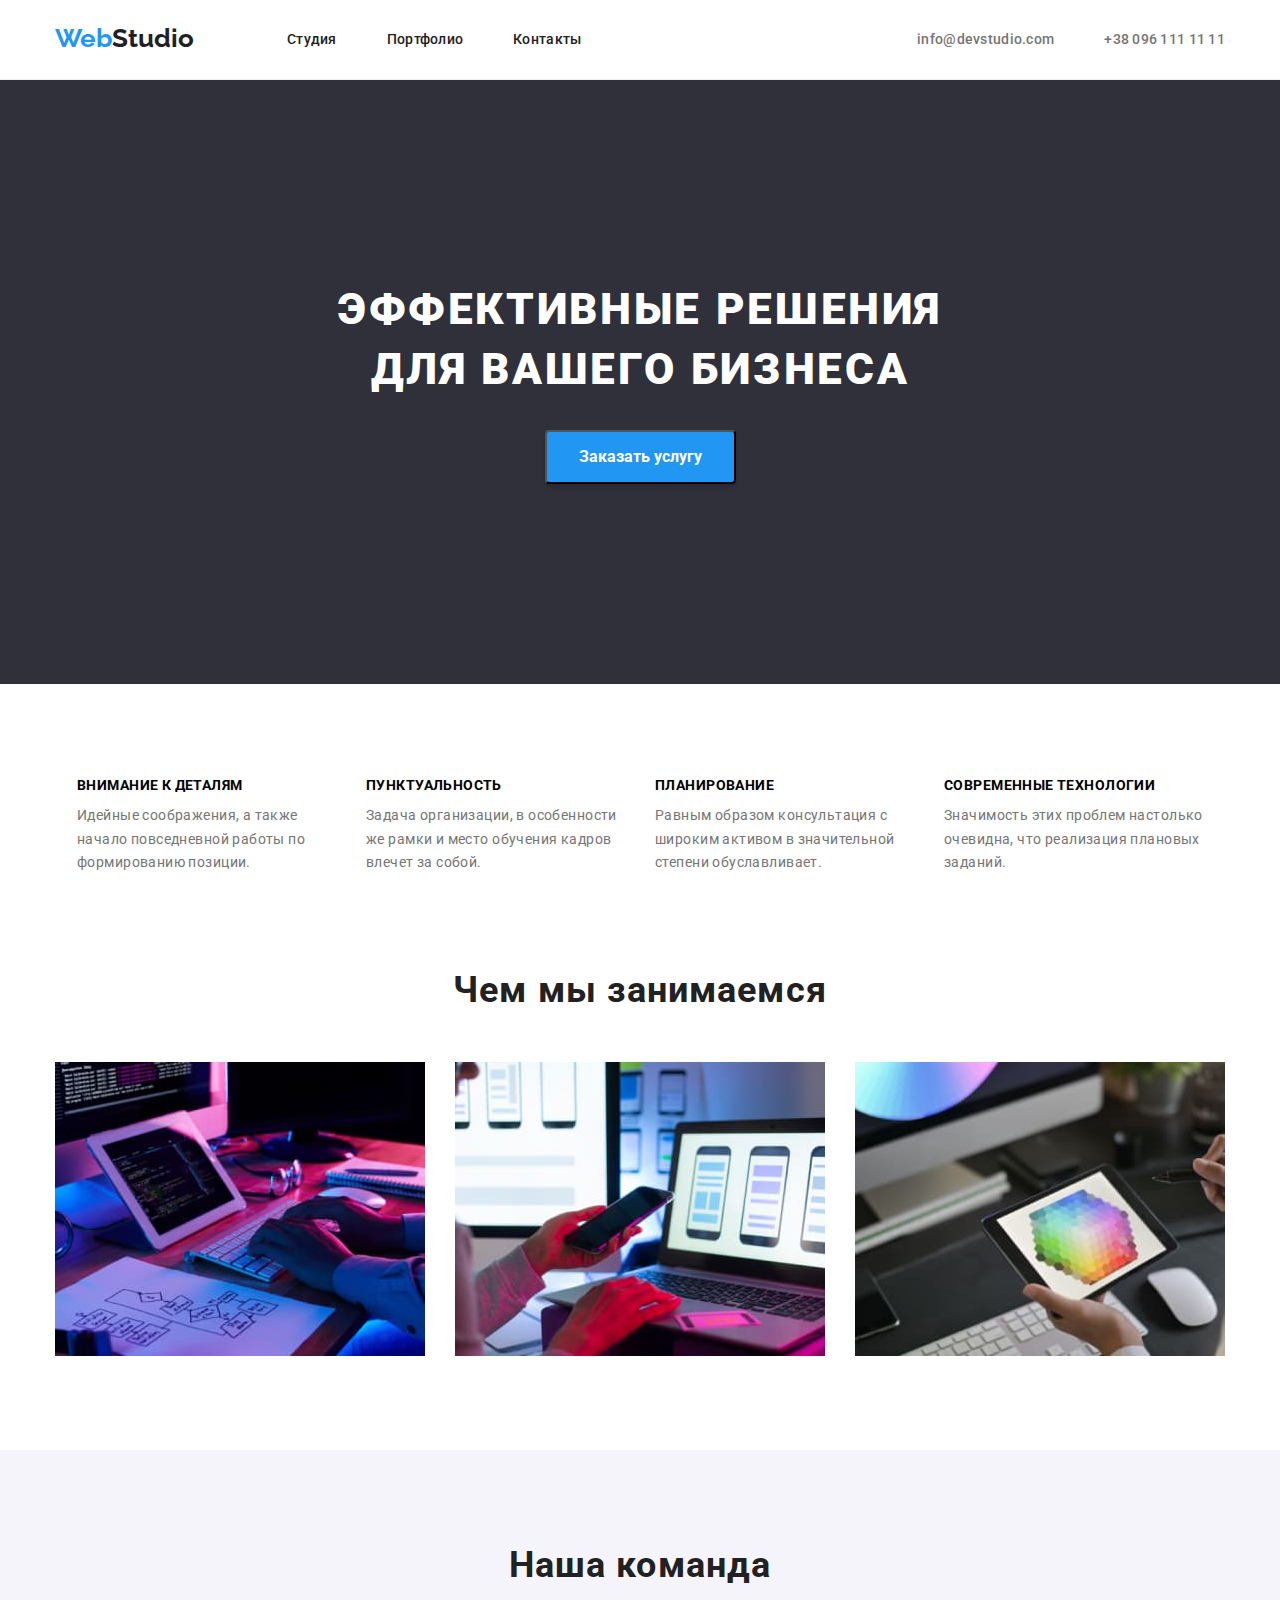
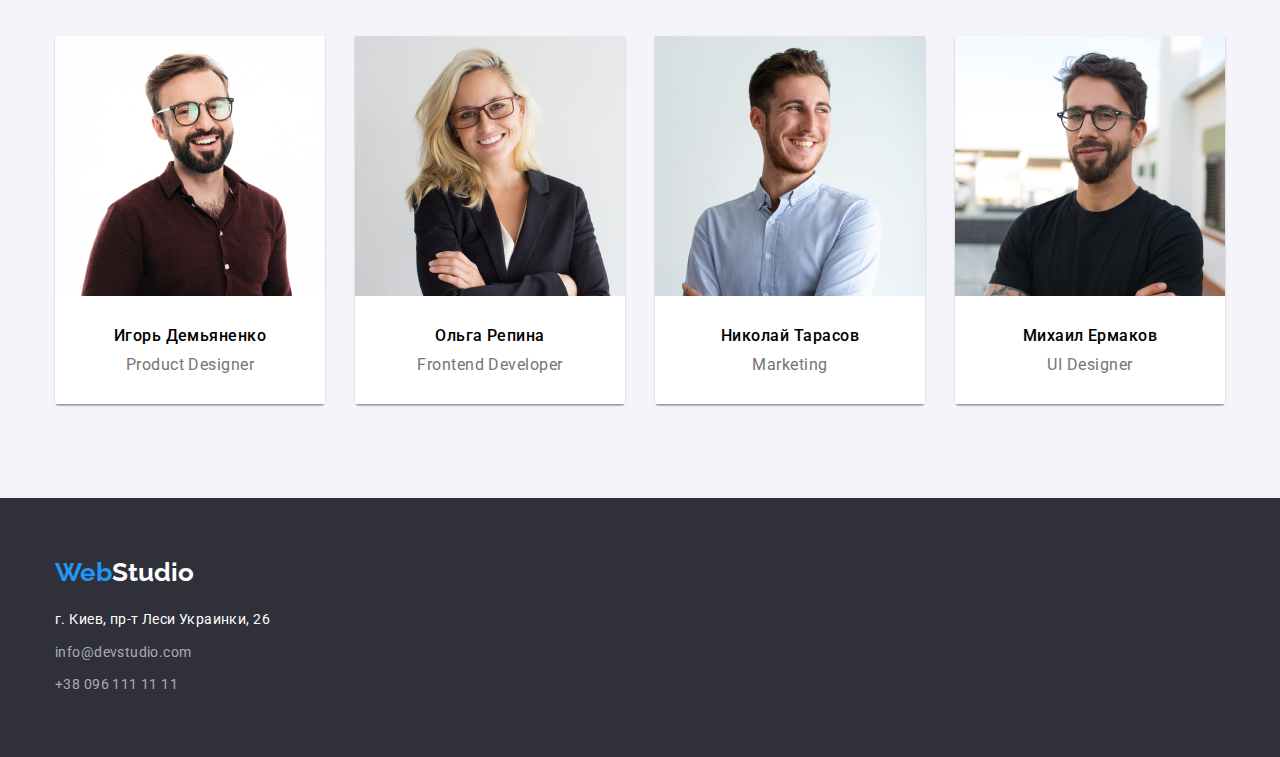
<file: index.html>
<!DOCTYPE html>
<html lang="ru">
<head>
    <meta charset="UTF-8">
    <meta http-equiv="X-UA-Compatible" content="IE=edge">
    <meta name="viewport" content="width=device-width, initial-scale=1.0">
    <link rel="stylesheet" href="https://cdnjs.cloudflare.com/ajax/libs/modern-normalize/1.1.0/modern-normalize.min.css">
    <link rel="stylesheet" href="./CSS/style.css">
    <link rel="preconnect" href="https://fonts.googleapis.com">
    <link rel="preconnect" href="https://fonts.gstatic.com" crossorigin>
    <link href="https://fonts.googleapis.com/css2?family=Raleway:wght@700&family=Roboto:wght@400;500;700;900&display=swap" rel="stylesheet">
    <title>WebStudio</title>
</head>
<body>
    <header class="header">
    <div class="container header-container">
        <nav class="header-nav">
            <div class="container-logo">
            <a class="logo link" href="WebStudio">Web<span class="logo-accent">Studio</span></a>
            </div>
            <ul class="header-list list ">
                <li class="header-item ">
                    <a class="header-link link" href="">Студия</a>
                </li>
                <li class="header-item">
                    <a class="header-link link" href="./portfolio.html">Портфолио</a>
                </li>
                <li class="header-item">
                    <a class="header-link link" href="">Контакты</a>
                </li>
            </ul>
        </nav>
            <div class="header-contact-icon">
            <ul class="header-contact-list list">
                <li><a class="header-contact link" href="mailto:info@devstudio.com">info@devstudio.com</a></li>
                <li><a class="header-contact link" href="tel:"+380961111111">+38 096 111 11 11</a></li>
            </ul>
            </div>
    </div>
    </header>
    <main>
        <section class="hero">
            <div class="container">
                <h1 class="hero-title" id="studio">Эффективные решения для вашего бизнеса</h1>
                <button class="hero-btn" type="button">Заказать услугу</button>
            </div>
        </section>
        <section class="benefits">
            <div class="container benefits-container">
                <ul class="benefits-list list">
                    <li class="benefits-item">
                        <h3 class="benefits-title">Внимание к деталям</h3>
                        <p class="benefits-text">Идейные соображения, а также начало повседневной работы по формированию позиции.</p>
                    </li>
                    <li class="benefits-item">
                        <h3 class="benefits-title">Пунктуальность</h3>
                        <p class="benefits-text">Задача организации, в особенности же рамки и место обучения кадров влечет за собой.</p>
                    </li>
                    <li class="benefits-item">
                        <h3 class="benefits-title">Планирование</h3>
                        <p class="benefits-text">Равным образом консультация с широким активом в значительной степени обуславливает.</p>
                    </li>
                    <li class="benefits-item">
                        <h3 class="benefits-title">Современные технологии</h3>
                        <p class="benefits-text">Значимость этих проблем настолько очевидна, что реализация плановых заданий.</p>
                    </li>
                </ul>
            </div>
        </section>
        <section class="about">
            <div class="container">
                <h2 class="about-title title">Чем мы занимаемся</h2>
                <ul class="about-list list">
                    <li class="about-item">
                        <img src="./images/what_are_we_doing/totype.jpg" alt="Человек печатает" width="370">
                        </li>
                    <li class="about-item">
                        <img src="./images/what_are_we_doing/analysis.jpg" alt="Человек анализирует" width="370">
                    </li>
                    <li class="about-item">
                        <img src="./images/what_are_we_doing/painting.jpg" alt="Человек рисует" width="370">
                    </li>
                </ul>
            </div>
        </section>
        <section class="team">
            <div class="container">
                <h2 class="team-title title">Наша команда</h2>
                <ul class="team-list list">
                    <li class="team-item">
                        <img src="./images/team/productdesigner.jpg" 
                            alt="Игорь Демьяненко" 
                            width="270" 
                            height="260">
                    <div class="team-text-cards">
                        <h3 class="team-suptitle">Игорь Демьяненко</h3>
                        <p class="team-subtitle">Product Designer</p>
                    </div>
                    </li>
                    <li class="team-item">
                        <img src="./images/team/frontenddeveloper.jpg" alt="Ольга Репина" 
                            width="270">
                    <div class="team-text-cards">
                        <h3 class="team-suptitle">Ольга Репина</h3>
                        <p class="team-subtitle">Frontend Developer</p>
                    </div>
                    </li>
                    <li class="team-item">
                        <img src="./images/team/marketing.jpg" alt="Николай Тарасов" 
                            width="270" 
                            height="260">
                    <div class="team-text-cards">
                        <h3 class="team-suptitle">Николай Тарасов</h3>
                        <p class="team-subtitle">Marketing</p>
                    </div>
                    </li>
                    <li class="team-item">
                        <img src="./images/team/uidesigner.jpg" alt="Михаил Ермаков" 
                            width="270" 
                            height="260">
                    <div class="team-text-cards">
                        <h3 class="team-suptitle">Михаил Ермаков</h3>
                        <p class="team-subtitle">UI Designer</p>
                    </div>
                    </li>
                </ul>
            </div>
        </section>
        <footer class="contact-info ">
            <div class="container">
                <div class="footer-logo">
                    <a class="logo link logo-down" href="WebStudio">Web<span class="logo-accent-secondary">Studio</span></a>
                </div>
                <address>
                <ul class="contact-info-list list" >
                    <li class="contact-info-item link">
                        <a class="contact-info-link-geo link" href="https://goo.gl/maps/p29ZWmAtgmgeGxHdA">г. Киев, пр-т Леси Украинки, 26</a>
                    </li>
                    <li class="contact-info-item"> 
                        <a class="contact-info-link link" href="mailto:info@devstudio.com">info@devstudio.com</a>
                    </li>
                <li class="contact-info-item">
                    <a class="contact-info-link link" href="tel:"+380961111111">+38 096 111 11 11</a>
                </li>
                </ul>
                </address>
            </div>
        </footer>
    </main>
</body>
</html>
</file>
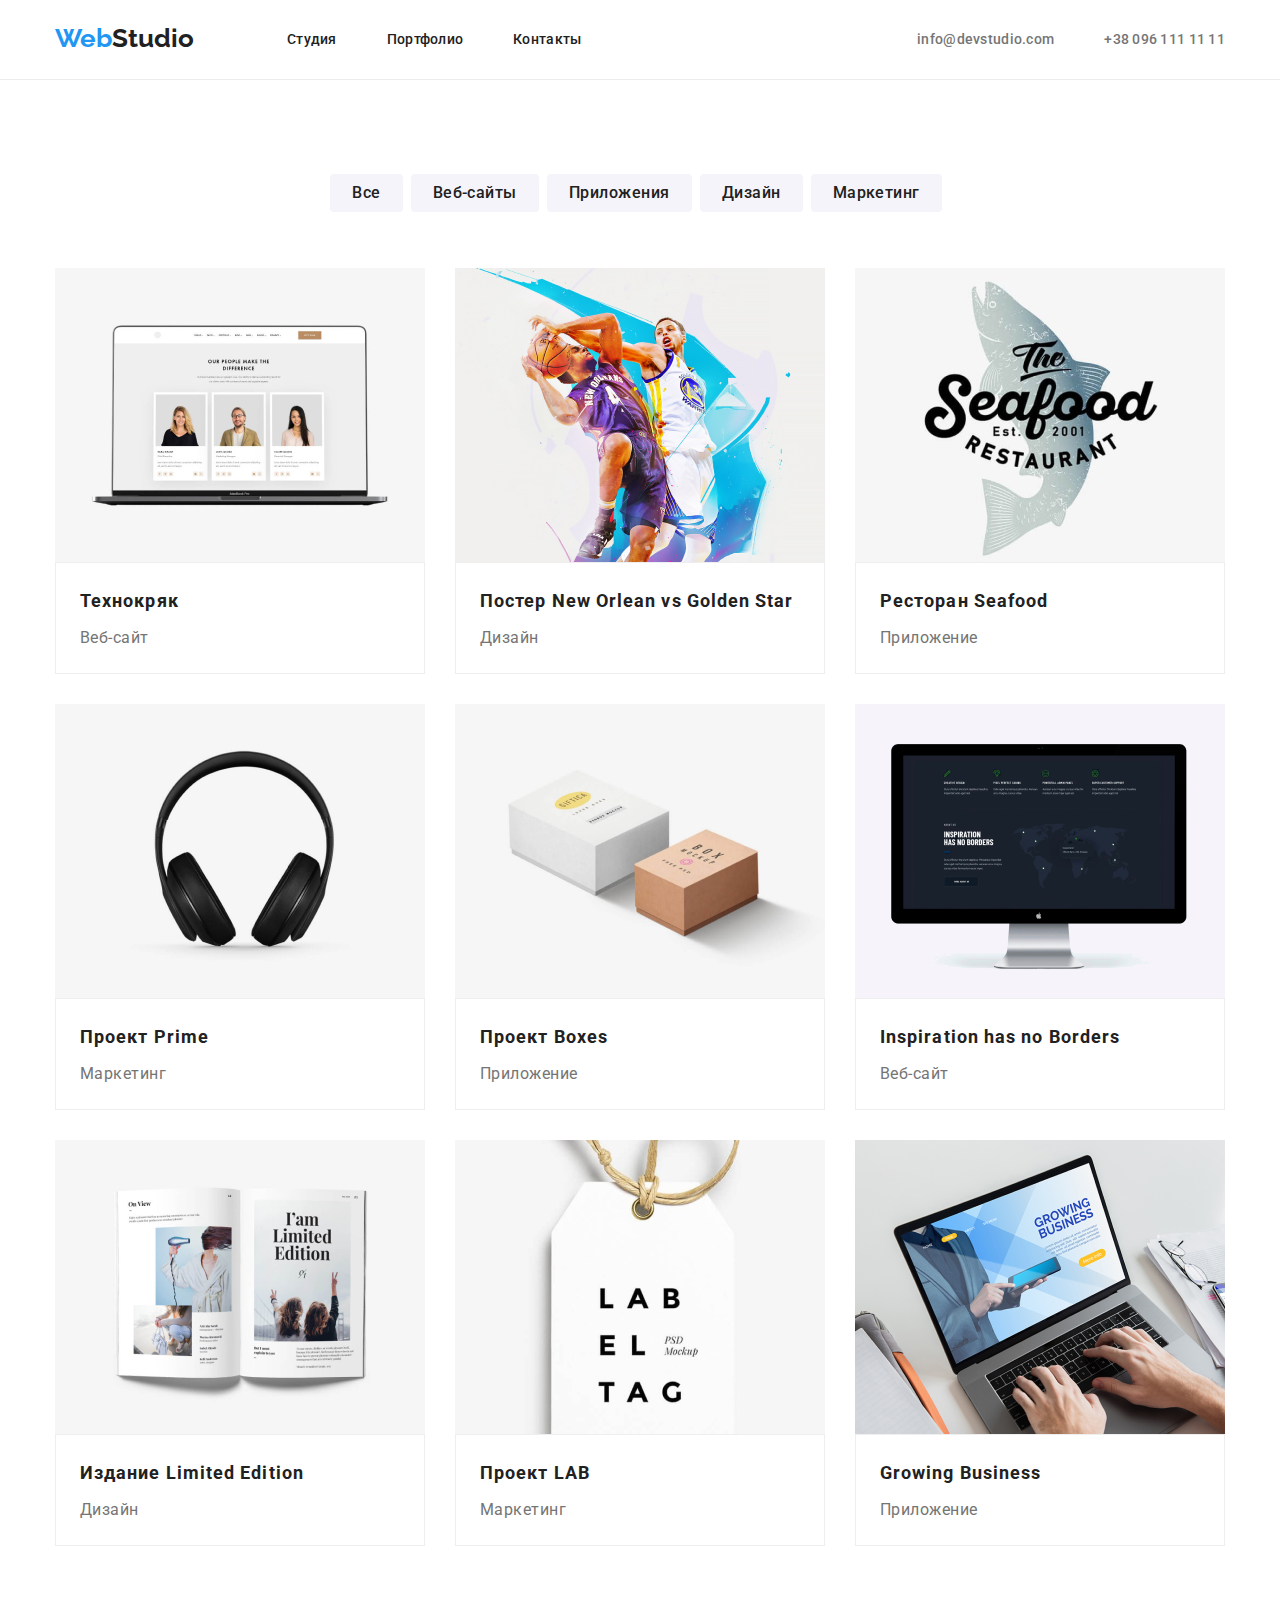
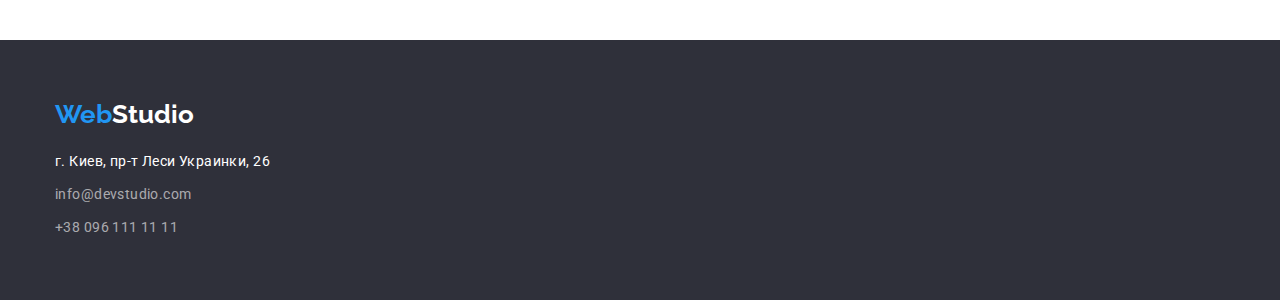
<file: portfolio.html>
<!DOCTYPE html>
<html lang="ru">
<head>
    <meta charset="UTF-8">
    <meta http-equiv="X-UA-Compatible" content="IE=edge">
    <meta name="viewport" content="width=device-width, initial-scale=1.0">
    <link rel="stylesheet" href="https://cdnjs.cloudflare.com/ajax/libs/modern-normalize/1.1.0/modern-normalize.min.css">
    <link rel="stylesheet" href="./CSS/style.css">
    <link rel="preconnect" href="https://fonts.googleapis.com">
    <link rel="preconnect" href="https://fonts.gstatic.com" crossorigin>
    <link href="https://fonts.googleapis.com/css2?family=Raleway:wght@700&family=Roboto:wght@400;500;700;900&display=swap" rel="stylesheet">
    <title>WebStudio</title>
</head>
<body>
    <header class="header">
    <div class="container header-container">
        <nav class="header-nav">
            <div class="container-logo">
                <a class="logo link" href="WebStudio">Web<span class="logo-accent">Studio</span></a>
            </div>
            <ul class="header-list list ">
                <li class="header-item ">
                    <a class="header-link link" href="./index.html">Студия</a>
                </li>
                <li class="header-item">
                    <a class="header-link link" href="">Портфолио</a>
                </li>
                <li class="header-item">
                    <a class="header-link link" href="">Контакты</a>
                </li>
            </ul>
        </nav>
            <div class="header-contact-icon">
            <ul class="header-contact-list list">
                <li><a class="header-contact link" href="mailto:info@devstudio.com">info@devstudio.com</a></li>
                <li><a class="header-contact link" href="tel:"+380961111111">+38 096 111 11 11</a></li>
            </ul>
            </div>
    </div>
    </header>
    <main>
        <section class="galery">
        <div class="container">
                <ul class="galery-filter list">
                    <li class="galery-item">
                        <button class="galery-filter-btn" type="button">Все</button>
                    </li>
                    <li class="galery-item">
                        <button class="galery-filter-btn" type="button">Веб-сайты</button>
                    </li>
                    <li class="galery-item">
                        <button class="galery-filter-btn" type="button">Приложения</button>
                    </li>
                    <li class="galery-item">
                        <button class="galery-filter-btn" type="button">Дизайн</button>
                    </li>
                    <li class="galery-item">
                        <button class="galery-filter-btn" type="button">Маркетинг</button>
                    </li>
                </ul>
                <div class="galery-list-container">
                    <ul class="galery-list list">
                        <li class="galery-list-item">
                            <img src="./images/gallery/technoquack.png" 
                            alt="Технокряк" width="370">
                            <div class="galery-cards-text">
                                <h2 class="galery-list-title">Технокряк</h2>
                                <p class="galery-list-subtitle">Веб-сайт</p>
                            </div>
                        </li>
                        <li class="galery-list-item">
                            <img src="./images/gallery/new_orlean_vs_golden_star.png" 
                            alt="Постер New Orlean vs Golden Star" width="370">
                            <div class="galery-cards-text">
                                <h2 class="galery-list-title">Постер New Orlean vs Golden Star</h2>
                                <p class="galery-list-subtitle">Дизайн</p>
                            </div>
                        </li>
                        <li class="galery-list-item">
                            <img src="./images/gallery/seafood.png" 
                            alt="Ресторан Seafood" width="370">
                            <div class="galery-cards-text">
                                <h2 class="galery-list-title">Ресторан Seafood</h2>
                                <p class="galery-list-subtitle">Приложение</p>
                            </div>
                        </li>
                        <li class="galery-list-item">
                            <img src="./images/gallery/prime.png" 
                            alt="Проект Prime" width="370">
                            <div class="galery-cards-text">
                                <h2 class="galery-list-title">Проект Prime</h2>
                                <p class="galery-list-subtitle">Маркетинг</p>
                            </div>
                        </li>
                        <li class="galery-list-item">
                            <img src="./images/gallery/boxes.png" 
                            alt="Проект Boxes" width="370">
                            <div class="galery-cards-text">
                                <h2 class="galery-list-title">Проект Boxes</h2>
                                <p class="galery-list-subtitle">Приложение</p>
                            </div>
                        </li>
                        <li class="galery-list-item">
                            <img src="./images/gallery/inspiration_has_no_borders.png" 
                            alt="Inspiration has no Borders" width="370">
                            <div class="galery-cards-text">
                                <h2 class="galery-list-title">Inspiration has no Borders</h2>
                                <p class="galery-list-subtitle">Веб-сайт</p>
                            </div>
                        </li>
                        <li class="galery-list-item">
                            <img src="./images/gallery/limited_edition.png" 
                            alt="Издание Limited Edition" width="370">
                            <div class="galery-cards-text">
                                <h2 class="galery-list-title">Издание Limited Edition</h2>
                                <p class="galery-list-subtitle">Дизайн</p>
                            </div>
                        </li>
                        <li class="galery-list-item">
                            <img src="./images/gallery/lab.png" 
                            alt="Проект LAB" width="370">
                            <div class="galery-cards-text">
                                <h2 class="galery-list-title">Проект LAB</h2>
                                <p class="galery-list-subtitle">Маркетинг</p>
                            </div>
                        </li>
                        <li class="galery-list-item">
                            <img src="./images/gallery/growing_business.png" 
                            alt="Growing Business" width="370">
                            <div class="galery-cards-text">
                                <h2 class="galery-list-title">Growing Business</h2>
                                <p class="galery-list-subtitle">Приложение</p>
                            </div>
                        </li>
                    </ul>
                </div>
            </div>
        </section>
    </main>
    <footer class="contact-info ">
        <div class="container">
            <div class="footer-logo">
                <a class="logo link logo-down" href="WebStudio">Web<span class="logo-accent-secondary">Studio</span></a>
            </div>
            <address>
            <ul class="contact-info-list list" >
                <li class="contact-info-item link">
                    <a class="contact-info-link-geo link" href="https://goo.gl/maps/p29ZWmAtgmgeGxHdA">г. Киев, пр-т Леси Украинки, 26</a>
                </li>
                <li class="contact-info-item"> 
                    <a class="contact-info-link link" href="mailto:info@devstudio.com">info@devstudio.com</a>
                </li>
                <li class="contact-info-item">
                    <a class="contact-info-link link" href="tel:"+380961111111">+38 096 111 11 11</a>
                </li>
            </ul>
            </address>
        </div>
    </footer>
</body>
</html>
</file>
<file: CSS/style.css>
:root {
    --primary-font-family: 'Roboto';
    --secondary-font-family: 'Raleway';
    --primary-font-color:#212121;
    --secondary-font-color: #757575;
    --third-font-color: #FFFFFF;
    --first-background-color:#2196F3;
}

p,
h1,
h2,
h3,
h4,
h5,
h6 {
    margin: 0;
}

ul {
    margin: 0;
    padding-left: 0;
}

button {
    cursor: pointer;
}

a {
    color: currentColor;
}

address {
    font-style: normal;
}

img {
    display: block;
}

body {
    font-family: var( --primary-font-family), sans-serif;
    color:var(--primary-font-color)
    margin: 0;
}

.link {
    text-decoration:none;
}

.list {
    list-style: none;
}

.logo {
    font-family:var(--secondary-font-family);
    font-weight: 700;
    font-size: 26px;
    line-height: 1.7
    letter-spacing: 0.03em;
    color:var(--first-background-color);
}

.logo-accent {
    color:var(--primary-font-color);
    
}

.container {
    width: 1200px;
    padding-left: 15px;
    padding-right: 15px;
    margin: 0 auto;
    /* outline: 1px solid red ; */
}

.section {
    padding: 94px 0px;
}

.title {
font-weight: 700;
font-size: 36px;
line-height: 1.17;
letter-spacing: 0.03em;
color:var(--primary-font-color);
}
/* ---------------HEADER------------------- */

.header {
    padding-top: 24px;
    padding-bottom: 25px;
    border-bottom: 1px solid #ECECEC;
}

.header .container {
    display: flex;
    align-items: center;
}

/* .header-list {
    padding: 32px 0;
} */


.header-nav {
    display: flex;
    align-items: center;
}

.header-contact-icon {
    margin-left: auto;
}

.container-logo {
    margin-right: 93px;
}

.header-item:not(:last-child){
    margin-right: 50px;
}

.header-contact-list {
    display: flex;
}

.header-link {
    font-weight: 500;
    font-size: 14px;
    line-height: 1.14;
    letter-spacing: 0.02em;
    color: var(--primary-font-color);
    padding: 32px 0px ;
}

.header-link:hover,
.header-link:focus {
    color:var(--first-background-color);
}

.header-contact:hover,
.header-contact:focus {
    color: var(--first-background-color)
}

.header-contact {
    font-weight: 500;
    font-size: 14px;
    line-height: 1.14;
    letter-spacing: 0.02em;
    color:var(--secondary-font-color);
    text-align: center;
    padding: 32px 0;
    
}

.header-contact{
    margin-left: 50px;
}

.header-list {
    display: flex;
}

/* ----------------HERO----------------- */

.hero {
    background-color: #2F303A;
    padding-top: 200px;
    padding-bottom: 200px;
}

.hero-title {
    font-weight: 900;
    font-size: 44px;
    line-height: 1.36;
    letter-spacing: 0.06em;
    text-transform: uppercase;
    color:var(--third-font-color);
    text-align: center;
    margin-left: auto;
    margin-right: auto;
    margin-bottom: 30px;
    text-align: center;
    max-width: 696px;
    }

.hero-btn {
    font-family: inherit;
    font-weight: 700;
    font-size: 16px;
    line-height: 1.88;
    color:var(--third-font-color);
    background:var(--first-background-color);
    display: flex;
    align-items: center;
    text-align: center;
    padding: 10px 32px;
    margin-right: auto;
    margin-left: auto;
    box-shadow: 0px 4px 4px rgba(0, 0, 0, 0.15);
    border-radius: 4px;
}

    /* -------------BENEFITS-------------- */
.benefits {
    padding: 94px 0;
}

.benefits-list{
    display: flex;
    justify-self: center;
}

.benefits-title {
    font-weight: 700;
    font-size: 14px;
    line-height: 1.14;
    letter-spacing: 0.03em;
    text-transform: uppercase;
    margin-bottom: 10px;
}

.benefits-item {
    margin-right: 30px;
}

.benefits-item:last-child {
    margin-right: 0;
}

.benefits-text{
    font-size: 14px;
    line-height: 1.71;
    letter-spacing: 0.03em;
    color:var(--secondary-font-color);
    max-width: 259px;
    }

 /* -------------ABOUT-------------- */

.about {
    padding-bottom: 94px;
}

.about-title {
    margin-bottom: 50px;
    text-align: center;
    margin-left: auto;
    margin-right: auto;
}

.about-item {
    flex-basis: calc((100-90px)/4);
    margin-left: 30px;
}

.about-list {
    display: flex; 
    margin-left: -30px;
}

.about-list {
    display: flex;
}

/* -------------TEAM-------------- */

.team {
    background: #F5F4FA;
    padding: 94px 0;
}

.team-title{
    margin-bottom: 50px;
    text-align: center;
    
}

.team-suptitle {
    font-weight: 500;
    font-size: 16px;
    line-height: 1.19;
    letter-spacing: 0.03em;
}

.team-subtitle {
    font-size: 16px;
    line-height: 1.19;
    letter-spacing: 0.03em;
    color: var(--secondary-font-color);
    margin-top: 10px;
}

.team-list {
    display: flex;
    text-align: center;
    margin-left: -30px;
    
}

.team-item{
    flex-basis: calc((100-90px)/4);
    margin-left: 30px;
    box-shadow: 0px 1px 3px rgba(0, 0, 0, 0.12), 0px 1px 1px rgba(0, 0, 0, 0.14), 0px 2px 1px rgba(0, 0, 0, 0.2);
    border-radius: 0px 0px 4px 4px;
    
}

.team-text-cards {
    padding: 30px 0;
    background-color: var(--third-font-color);

}

/* -----------FOOTER--------------- */

.contact-info-link-geo {
    font-style: normal;
    font-size: 14px;
    line-height: 1.71;
    letter-spacing: 0.03em;
    color:var(--third-font-color);
    color: #FFFFFF;
}

.contact-info-link {
    font-style: normal;
    font-size: 14px;
    line-height: 1.71;
    letter-spacing: 0.03em;
    color: rgba(255, 255, 255, 0.6);;
}


.logo-accent-secondary{
    color: var(--third-font-color)
}

.footer-logo {
    margin-bottom: 20px;
}

.contact-info-item:not(:last-child){
    margin-bottom: 9px;
}

.contact-info {
    background: #2F303A;
    padding: 60px 0;
}

/* ------------------------PORTFOLIO----------------------------- */

.galery {
    padding: 94px 0;
}

.galery-filter-btn {
    font-family: inherit;
    font-weight: 500;
    font-size: 16px;
    line-height: 1.62;
    text-align: center;
    letter-spacing: 0.03em;
    color: #212121;
    cursor: pointer;
    border: none;
    padding: 6px 22px;
    background: #f5f4fa;
    border-radius: 4px;
}

.galery-filter {
    display: flex;
    justify-content: center;
    align-items: center;
    margin-bottom: 56px;
}

.galery-item {
    margin-right: 8px;
}

.galery-filter-btn:hover,
.galery-filter-btn:focus {
    background-color:var(--first-background-color);
    color: var(--third-font-color);
}

.galery-list-title {
    font-weight: 700;
    font-size: 18px;
    line-height: 2.0;
    letter-spacing: 0.06em;
    color: var(--primary-font-color);
    margin-bottom: 4px;
}

.galery-list-subtitle {
    font-size: 16px;
    line-height: 1.88;
    letter-spacing: 0.03em;
    color: var(--secondary-font-color);
}

.galery-list {
    display: flex;
    flex-wrap: wrap;
    text-align: flex-start;
    margin-left: -30px;
}

.galery-list-item {
    flex-basis: calc((100-90px)/4);
    margin-left: 30px;
    margin-bottom: 30px;
}

.galery-cards-text{
    border: 1px solid #EEEEEE;
    padding: 20px 24px;
}

.galery-list-item:nth-child(n+7) {
    margin-bottom: 0px;
}
</file>
